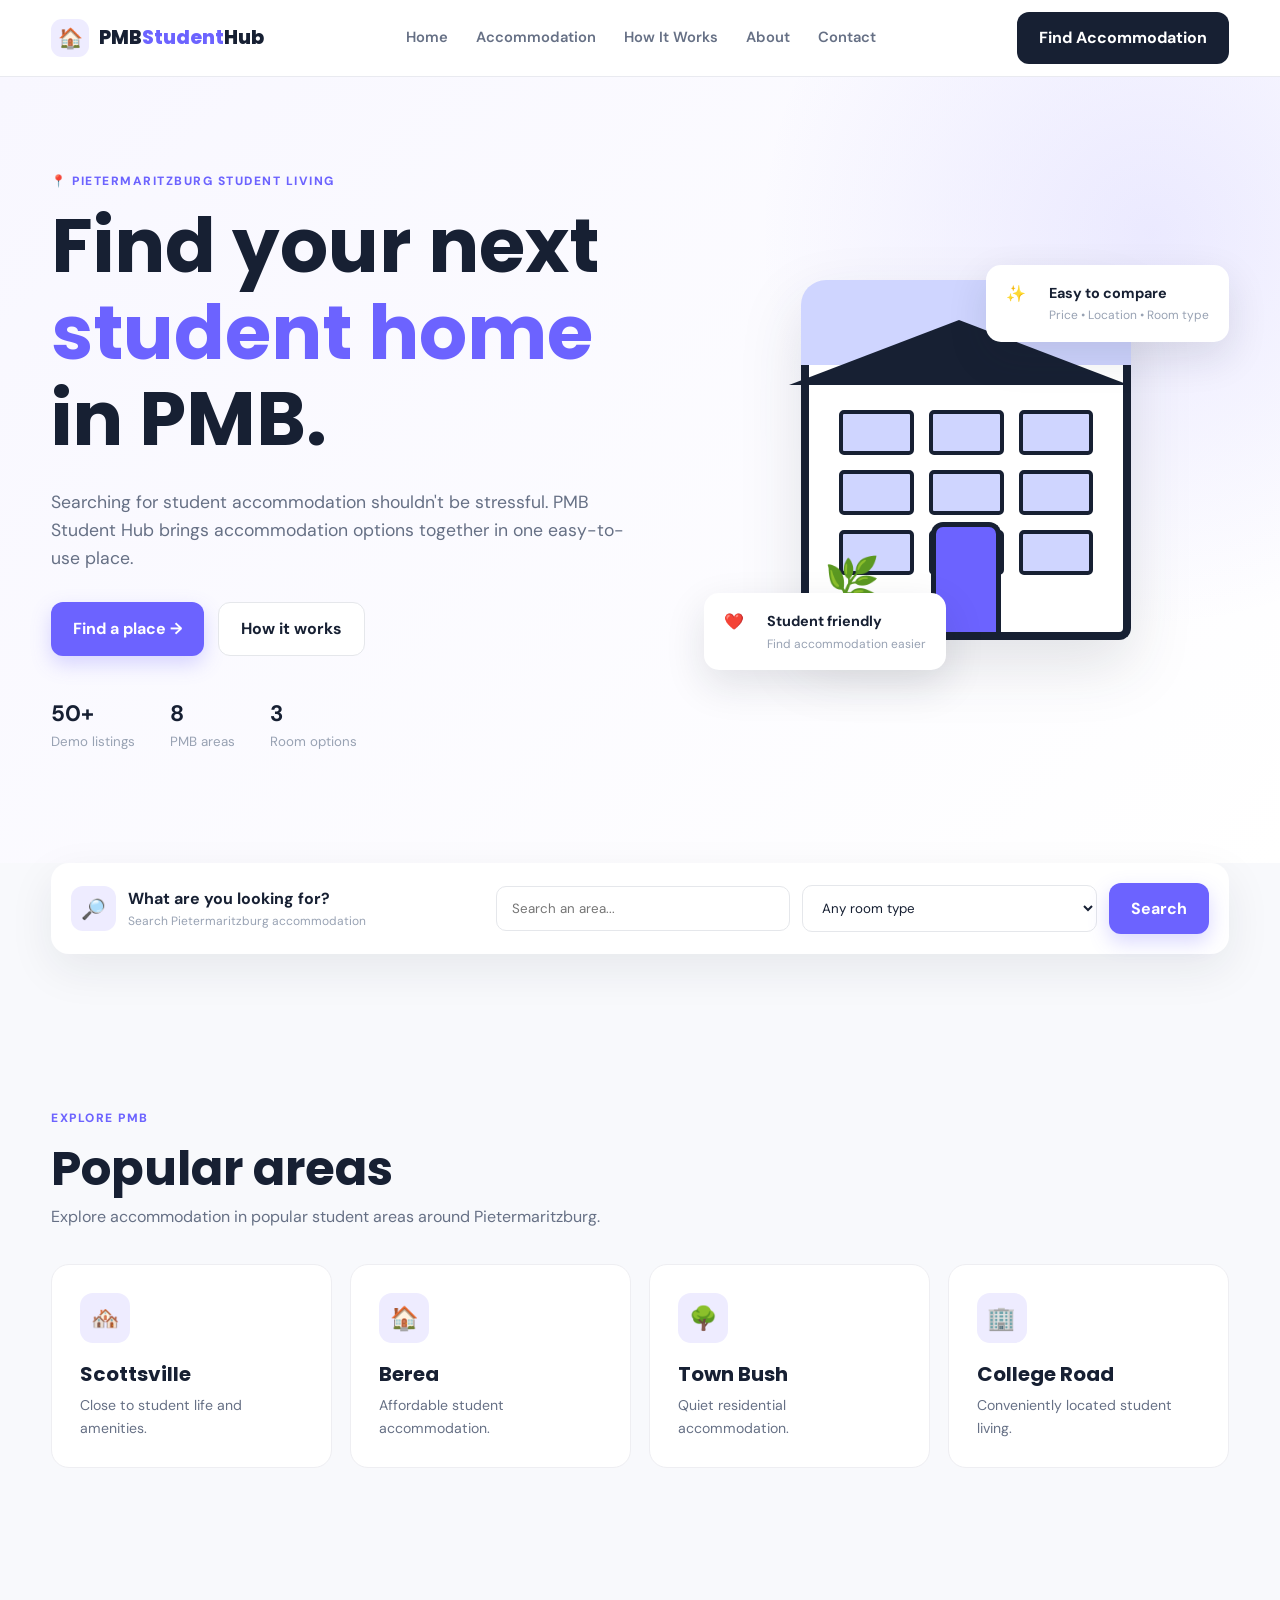
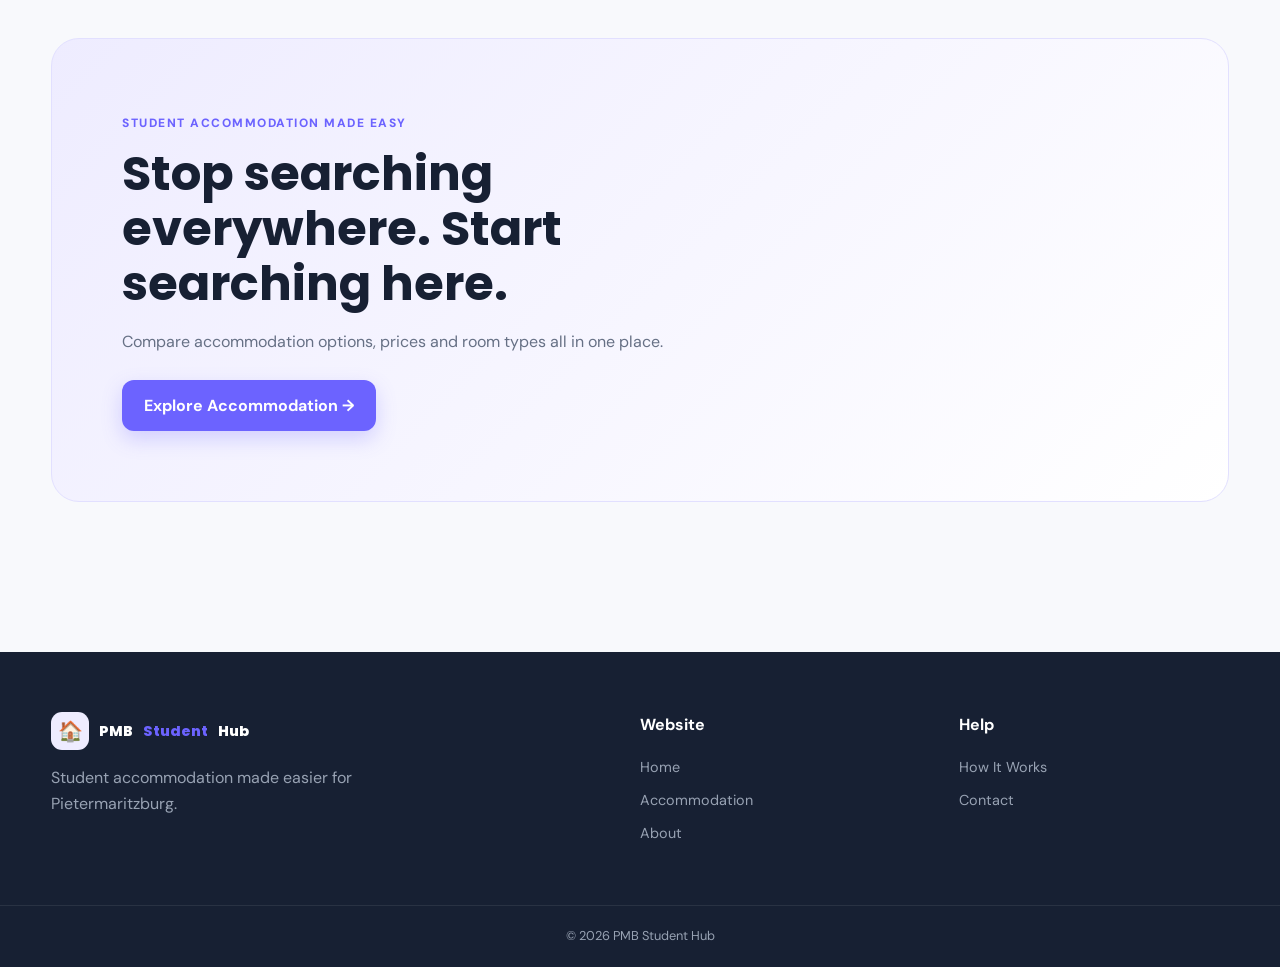
<file: Student Accomadation/Student Accomadation/wwwroot/html/pmb_github_ready/index.html>
<!DOCTYPE html>
<html lang="en">

<head>
    <meta charset="UTF-8">
    <meta name="viewport" content="width=device-width, initial-scale=1.0">

    <title>PMB Student Hub</title>

    <link rel="stylesheet" href="css/style.css">

    <link rel="preconnect" href="https://fonts.googleapis.com">
    <link rel="preconnect" href="https://fonts.gstatic.com" crossorigin>

    <link href="https://fonts.googleapis.com/css2?family=DM+Sans:wght@400;500;600;700&family=Poppins:wght@600;700;800&display=swap"
          rel="stylesheet">
</head>

<body>

    <!-- NAVIGATION -->

    <header class="topbar">

        <div class="container nav">

            <a href="index.html" class="brand">

                <span class="brand-mark">
                    🏠
                </span>

                <span>
                    PMB<span class="brand-accent">Student</span>Hub
                </span>

            </a>

            <nav>

                <a href="index.html">
                    Home
                </a>

                <a href="accommodation.html">
                    Accommodation
                </a>

                <a href="how-it-works.html">
                    How It Works
                </a>

                <a href="about.html">
                    About
                </a>

                <a href="contact.html">
                    Contact
                </a>

            </nav>

            <a href="accommodation.html"
               class="btn btn-dark">

                Find Accommodation

            </a>

        </div>

    </header>


    <!-- HERO -->

    <section class="hero">

        <div class="container hero-grid">

            <div class="hero-copy">

                <span class="eyebrow">
                    📍 PIETERMARITZBURG STUDENT LIVING
                </span>

                <h1>

                    Find your next

                    <span>
                        student home
                    </span>

                    in PMB.

                </h1>

                <p>

                    Searching for student accommodation
                    shouldn't be stressful.

                    PMB Student Hub brings accommodation
                    options together in one easy-to-use place.

                </p>


                <div class="hero-actions">

                    <a href="accommodation.html"
                       class="btn btn-primary">

                        Find a place →

                    </a>

                    <a href="how-it-works.html"
                       class="btn btn-light">

                        How it works

                    </a>

                </div>


                <div class="trust-row">

                    <div>

                        <strong>
                            50+
                        </strong>

                        <small>
                            Demo listings
                        </small>

                    </div>


                    <div>

                        <strong>
                            8
                        </strong>

                        <small>
                            PMB areas
                        </small>

                    </div>


                    <div>

                        <strong>
                            3
                        </strong>

                        <small>
                            Room options
                        </small>

                    </div>

                </div>

            </div>


            <!-- HOUSE ILLUSTRATION -->

            <div class="hero-visual">

                <div class="floating-card top-card">

                    ✨

                    <strong>
                        Easy to compare
                    </strong>

                    <span>
                        Price • Location • Room type
                    </span>

                </div>


                <div class="building">

                    <div class="building-sky"></div>

                    <div class="building-body">

                        <div class="roof"></div>

                        <div class="windows">

                            <i></i>
                            <i></i>
                            <i></i>

                            <i></i>
                            <i></i>
                            <i></i>

                            <i></i>
                            <i></i>
                            <i></i>

                        </div>

                        <div class="door"></div>

                        <div class="plant">
                            🌿
                        </div>

                    </div>

                </div>


                <div class="floating-card bottom-card">

                    ❤️

                    <strong>
                        Student friendly
                    </strong>

                    <span>
                        Find accommodation easier
                    </span>

                </div>

            </div>

        </div>

    </section>


    <!-- SEARCH PREVIEW -->

    <section class="search-section">

        <div class="container search-box">

            <div class="search-title">

                <span>
                    🔎
                </span>

                <div>

                    <strong>
                        What are you looking for?
                    </strong>

                    <small>
                        Search Pietermaritzburg accommodation
                    </small>

                </div>

            </div>


            <input type="text"
                   placeholder="Search an area...">


            <select>

                <option>
                    Any room type
                </option>

                <option>
                    Single Room
                </option>

                <option>
                    Shared Room
                </option>

                <option>
                    House
                </option>

            </select>


            <a href="accommodation.html"
               class="btn btn-primary">

                Search

            </a>

        </div>

    </section>


    <!-- POPULAR AREAS -->

    <section class="listings-section">

        <div class="container">

            <div class="section-heading">

                <div>

                    <span class="eyebrow">
                        EXPLORE PMB
                    </span>

                    <h2>
                        Popular areas
                    </h2>

                    <p>
                        Explore accommodation in popular
                        student areas around Pietermaritzburg.
                    </p>

                </div>

            </div>


            <div class="area-grid">

                <a href="accommodation.html"
                   class="area-card">

                    <span>
                        🏘️
                    </span>

                    <h3>
                        Scottsville
                    </h3>

                    <p>
                        Close to student life and amenities.
                    </p>

                </a>


                <a href="accommodation.html"
                   class="area-card">

                    <span>
                        🏠
                    </span>

                    <h3>
                        Berea
                    </h3>

                    <p>
                        Affordable student accommodation.
                    </p>

                </a>


                <a href="accommodation.html"
                   class="area-card">

                    <span>
                        🌳
                    </span>

                    <h3>
                        Town Bush
                    </h3>

                    <p>
                        Quiet residential accommodation.
                    </p>

                </a>


                <a href="accommodation.html"
                   class="area-card">

                    <span>
                        🏢
                    </span>

                    <h3>
                        College Road
                    </h3>

                    <p>
                        Conveniently located student living.
                    </p>

                </a>

            </div>

        </div>

    </section>


    <!-- CALL TO ACTION -->

    <section class="about-section">

        <div class="container about-card">

            <div>

                <span class="eyebrow">
                    STUDENT ACCOMMODATION MADE EASY
                </span>

                <h2>
                    Stop searching everywhere.
                    Start searching here.
                </h2>

                <p>

                    Compare accommodation options,
                    prices and room types all in one place.

                </p>

                <a href="accommodation.html"
                   class="btn btn-primary">

                    Explore Accommodation →

                </a>

            </div>

        </div>

    </section>


    <!-- FOOTER -->

    <footer>

        <div class="container footer-inner">

            <div>

                <a href="index.html"
                   class="brand">

                    <span class="brand-mark">
                        🏠
                    </span>

                    PMB<span class="brand-accent">
                        Student
                    </span>Hub

                </a>

                <p>
                    Student accommodation made easier
                    for Pietermaritzburg.
                </p>

            </div>


            <div>

                <strong>
                    Website
                </strong>

                <a href="index.html">
                    Home
                </a>

                <a href="accommodation.html">
                    Accommodation
                </a>

                <a href="about.html">
                    About
                </a>

            </div>


            <div>

                <strong>
                    Help
                </strong>

                <a href="how-it-works.html">
                    How It Works
                </a>

                <a href="contact.html">
                    Contact
                </a>

            </div>

        </div>


        <div class="copyright">

            © 2026 PMB Student Hub

        </div>

    </footer>


    <script src="js/script.js"></script>

</body>

</html>
</file>
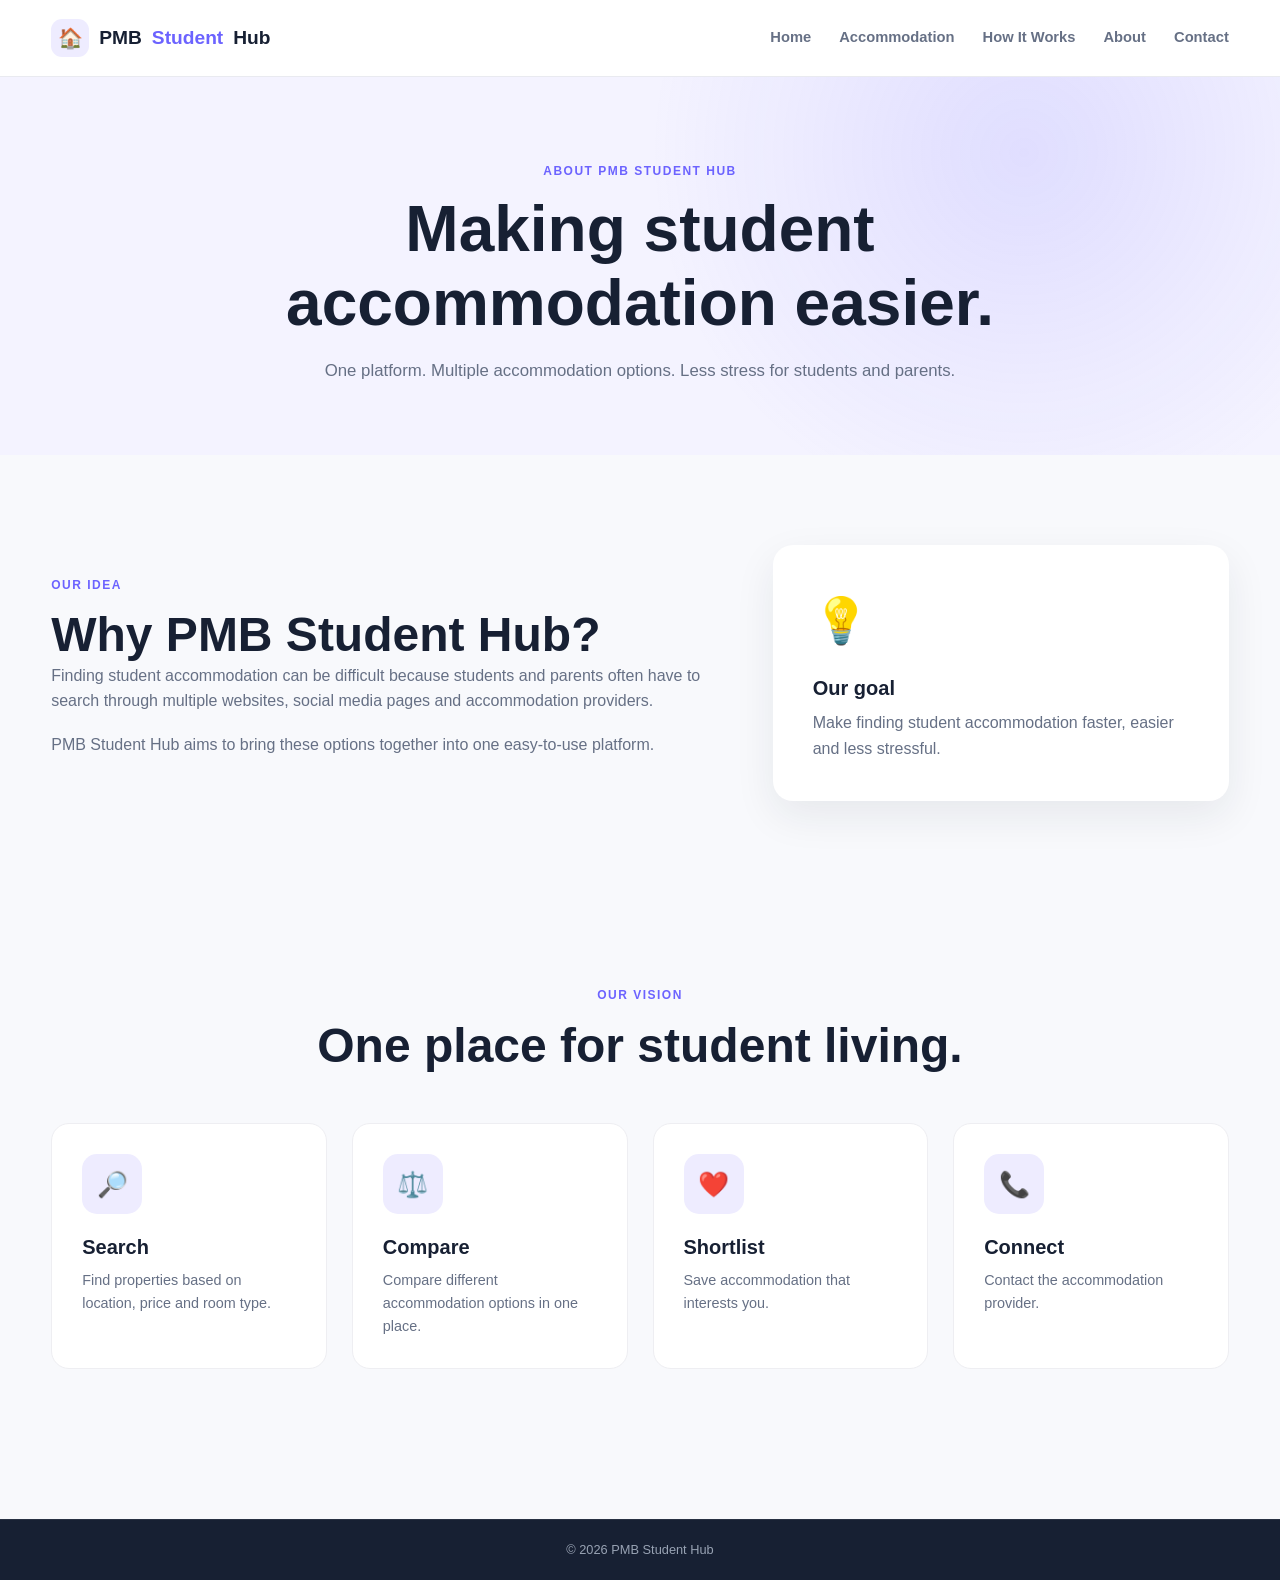
<file: Student Accomadation/Student Accomadation/wwwroot/html/pmb_github_ready/about.html>
<!DOCTYPE html>
<html lang="en">

<head>

    <meta charset="UTF-8">

    <meta name="viewport"
          content="width=device-width, initial-scale=1.0">

    <title>About | PMB Student Hub</title>

    <link rel="stylesheet"
          href="css/style.css">

</head>


<body>


    <header class="topbar">

        <div class="container nav">

            <a href="index.html"
               class="brand">

                <span class="brand-mark">
                    🏠
                </span>

                PMB<span class="brand-accent">
                    Student
                </span>Hub

            </a>


            <nav>

                <a href="index.html">
                    Home
                </a>

                <a href="accommodation.html">
                    Accommodation
                </a>

                <a href="how-it-works.html">
                    How It Works
                </a>

                <a href="about.html">
                    About
                </a>

                <a href="contact.html">
                    Contact
                </a>

            </nav>

        </div>

    </header>


    <section class="page-header">

        <div class="container">

            <span class="eyebrow">
                ABOUT PMB STUDENT HUB
            </span>

            <h1>
                Making student accommodation easier.
            </h1>

            <p>
                One platform. Multiple accommodation options.
                Less stress for students and parents.
            </p>

        </div>

    </section>


    <section class="about-section">

        <div class="container">

            <div class="about-content">

                <div>

                    <span class="eyebrow">
                        OUR IDEA
                    </span>

                    <h2>
                        Why PMB Student Hub?
                    </h2>

                    <p>

                        Finding student accommodation can be
                        difficult because students and parents
                        often have to search through multiple
                        websites, social media pages and
                        accommodation providers.

                    </p>

                    <p>

                        PMB Student Hub aims to bring these
                        options together into one easy-to-use
                        platform.

                    </p>

                </div>


                <div class="about-highlight">

                    <span>
                        💡
                    </span>

                    <h3>
                        Our goal
                    </h3>

                    <p>

                        Make finding student accommodation
                        faster, easier and less stressful.

                    </p>

                </div>

            </div>

        </div>

    </section>


    <section class="steps-section">

        <div class="container">

            <div class="center-heading">

                <span class="eyebrow">
                    OUR VISION
                </span>

                <h2>
                    One place for student living.
                </h2>

            </div>


            <div class="steps">

                <div class="step">

                    <div class="step-icon">
                        🔎
                    </div>

                    <h3>
                        Search
                    </h3>

                    <p>
                        Find properties based on location,
                        price and room type.
                    </p>

                </div>


                <div class="step">

                    <div class="step-icon">
                        ⚖️
                    </div>

                    <h3>
                        Compare
                    </h3>

                    <p>
                        Compare different accommodation
                        options in one place.
                    </p>

                </div>


                <div class="step">

                    <div class="step-icon">
                        ❤️
                    </div>

                    <h3>
                        Shortlist
                    </h3>

                    <p>
                        Save accommodation that interests you.
                    </p>

                </div>


                <div class="step">

                    <div class="step-icon">
                        📞
                    </div>

                    <h3>
                        Connect
                    </h3>

                    <p>
                        Contact the accommodation provider.
                    </p>

                </div>

            </div>

        </div>

    </section>


    <footer>

        <div class="copyright">

            © 2026 PMB Student Hub

        </div>

    </footer>


</body>

</html>
</file>
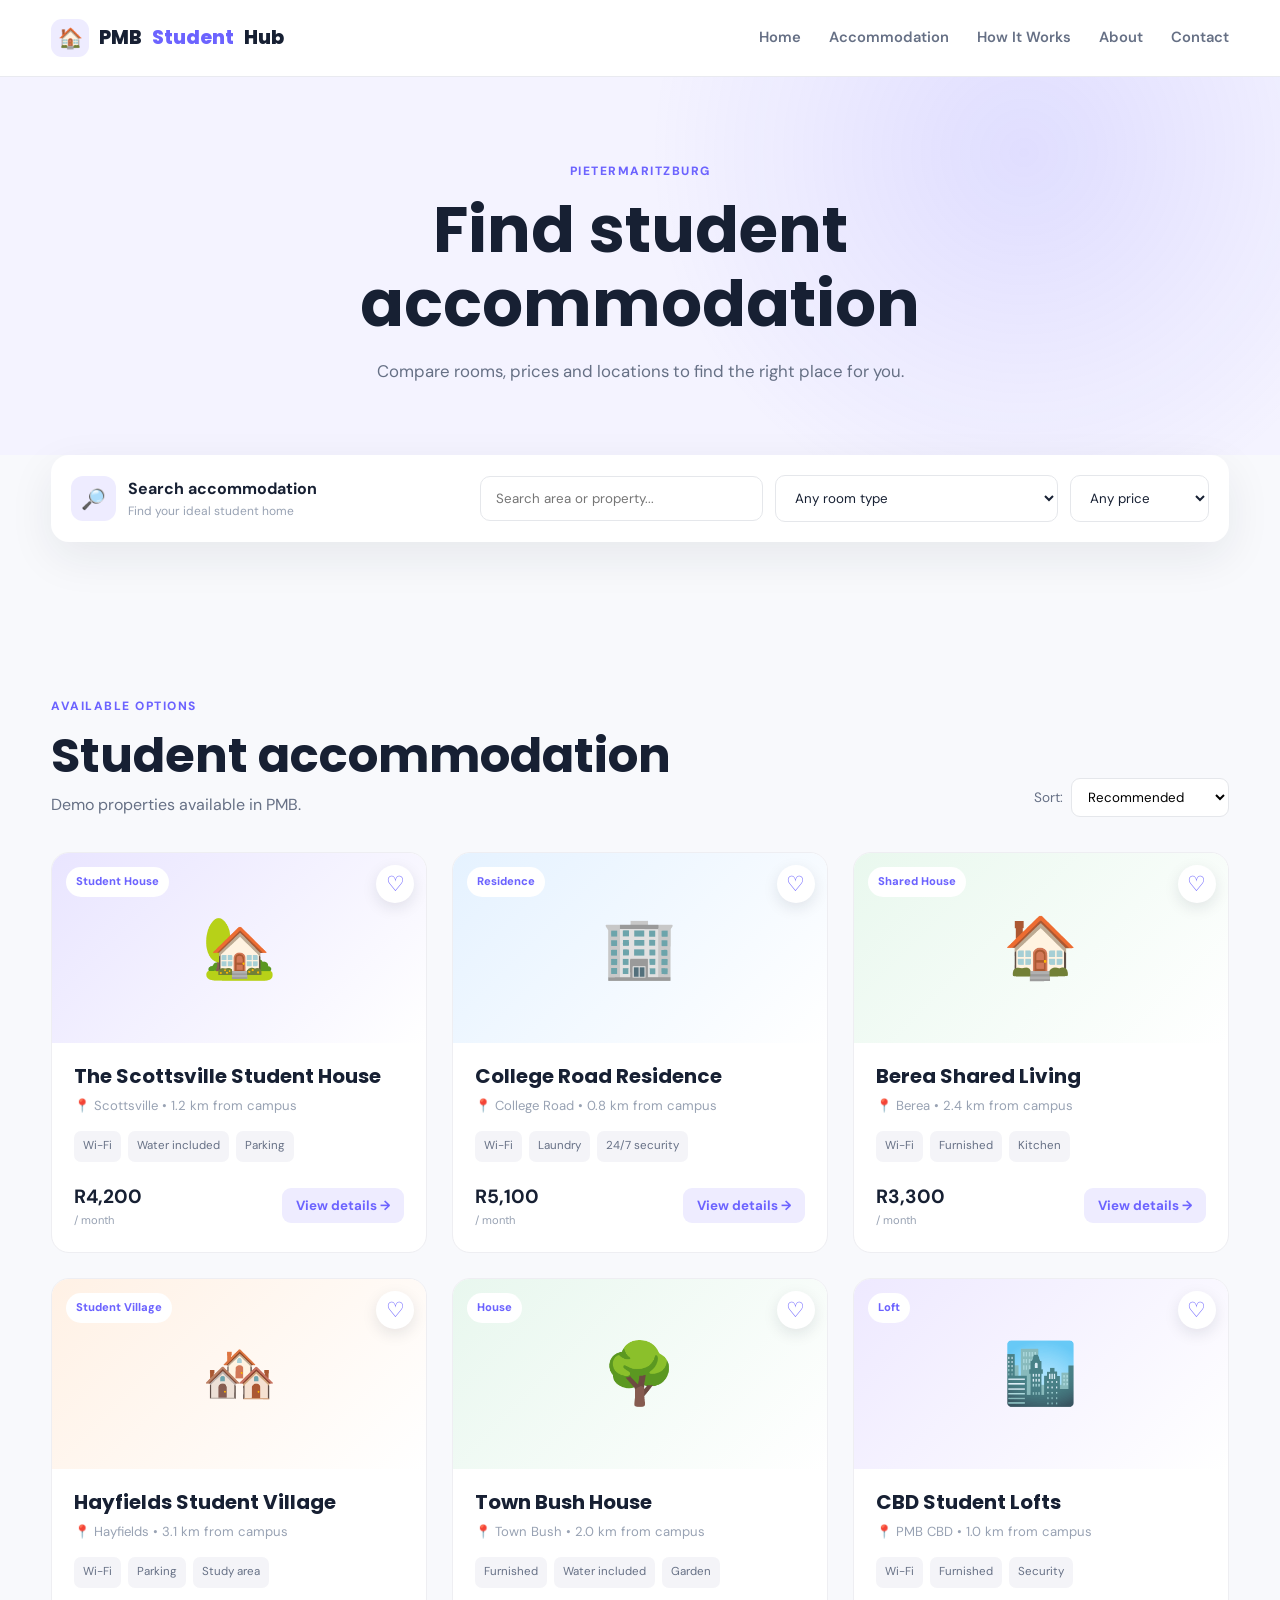
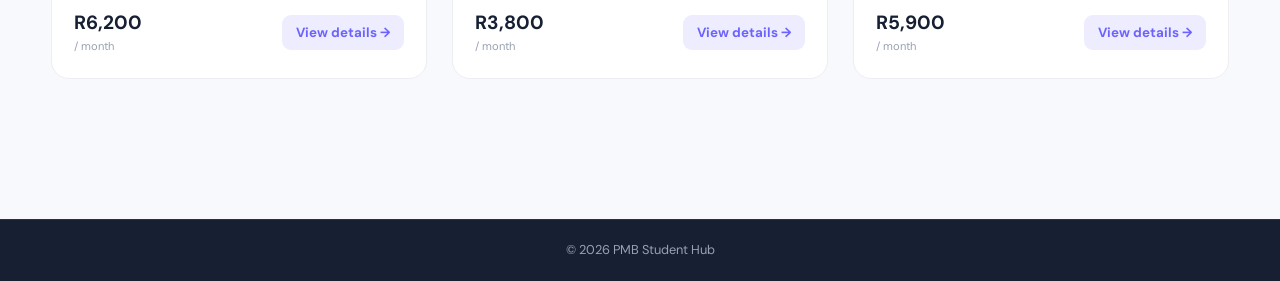
<file: Student Accomadation/Student Accomadation/wwwroot/html/pmb_github_ready/accommodation.html>
<!DOCTYPE html>
<html lang="en">

<head>

    <meta charset="UTF-8">

    <meta name="viewport"
          content="width=device-width, initial-scale=1.0">

    <title>Find Accommodation | PMB Student Hub</title>

    <link rel="stylesheet"
          href="css/style.css">

    <link rel="preconnect"
          href="https://fonts.googleapis.com">

    <link rel="preconnect"
          href="https://fonts.gstatic.com"
          crossorigin>

    <link href="https://fonts.googleapis.com/css2?family=DM+Sans:wght@400;500;600;700&family=Poppins:wght@600;700;800&display=swap"
          rel="stylesheet">

</head>


<body>


    <header class="topbar">

        <div class="container nav">

            <a href="index.html"
               class="brand">

                <span class="brand-mark">
                    🏠
                </span>

                PMB<span class="brand-accent">
                    Student
                </span>Hub

            </a>


            <nav>

                <a href="index.html">
                    Home
                </a>

                <a href="accommodation.html">
                    Accommodation
                </a>

                <a href="how-it-works.html">
                    How It Works
                </a>

                <a href="about.html">
                    About
                </a>

                <a href="contact.html">
                    Contact
                </a>

            </nav>

        </div>

    </header>


    <section class="page-header">

        <div class="container">

            <span class="eyebrow">
                PIETERMARITZBURG
            </span>

            <h1>
                Find student accommodation
            </h1>

            <p>
                Compare rooms, prices and locations
                to find the right place for you.
            </p>

        </div>

    </section>


    <section class="search-section accommodation-search">

        <div class="container search-box">

            <div class="search-title">

                <span>
                    🔎
                </span>

                <div>

                    <strong>
                        Search accommodation
                    </strong>

                    <small>
                        Find your ideal student home
                    </small>

                </div>

            </div>


            <input id="searchInput"
                   type="text"
                   placeholder="Search area or property..."
                   oninput="filterListings()">


            <select id="roomFilter"
                    onchange="filterListings()">

                <option value="">
                    Any room type
                </option>

                <option value="Single Room">
                    Single Room
                </option>

                <option value="Shared Room">
                    Shared Room
                </option>

                <option value="House">
                    House
                </option>

            </select>


            <select id="priceFilter"
                    onchange="filterListings()">

                <option value="">
                    Any price
                </option>

                <option value="4000">
                    Under R4,000
                </option>

                <option value="5000">
                    Under R5,000
                </option>

                <option value="6500">
                    Under R6,500
                </option>

            </select>

        </div>

    </section>


    <section class="listings-section">

        <div class="container">

            <div class="section-heading">

                <div>

                    <span class="eyebrow">
                        AVAILABLE OPTIONS
                    </span>

                    <h2>
                        Student accommodation
                    </h2>

                    <p>
                        Demo properties available in PMB.
                    </p>

                </div>


                <div class="sort-wrap">

                    <label>
                        Sort:
                    </label>

                    <select id="sortSelect"
                            onchange="sortListings()">

                        <option value="recommended">
                            Recommended
                        </option>

                        <option value="low">
                            Price: Low to High
                        </option>

                        <option value="high">
                            Price: High to Low
                        </option>

                    </select>

                </div>

            </div>


            <div id="listingGrid"
                 class="listing-grid">

            </div>


            <div id="noResults"
                 class="no-results hidden">

                <div>
                    🏠
                </div>

                <h3>
                    No accommodation found
                </h3>

                <p>
                    Try another search or change your filters.
                </p>

                <button class="btn btn-primary"
                        onclick="clearFilters()">

                    Clear Filters

                </button>

            </div>

        </div>

    </section>


    <footer>

        <div class="copyright">

            © 2026 PMB Student Hub

        </div>

    </footer>


    <div id="modal"
         class="modal hidden">

        <div class="modal-backdrop"
             onclick="closeModal()">
        </div>

        <div class="modal-card">

            <button class="modal-close"
                    onclick="closeModal()">

                ×

            </button>

            <div id="modalContent">

            </div>

        </div>

    </div>


    <script src="js/script.js"></script>

</body>

</html>
</file>
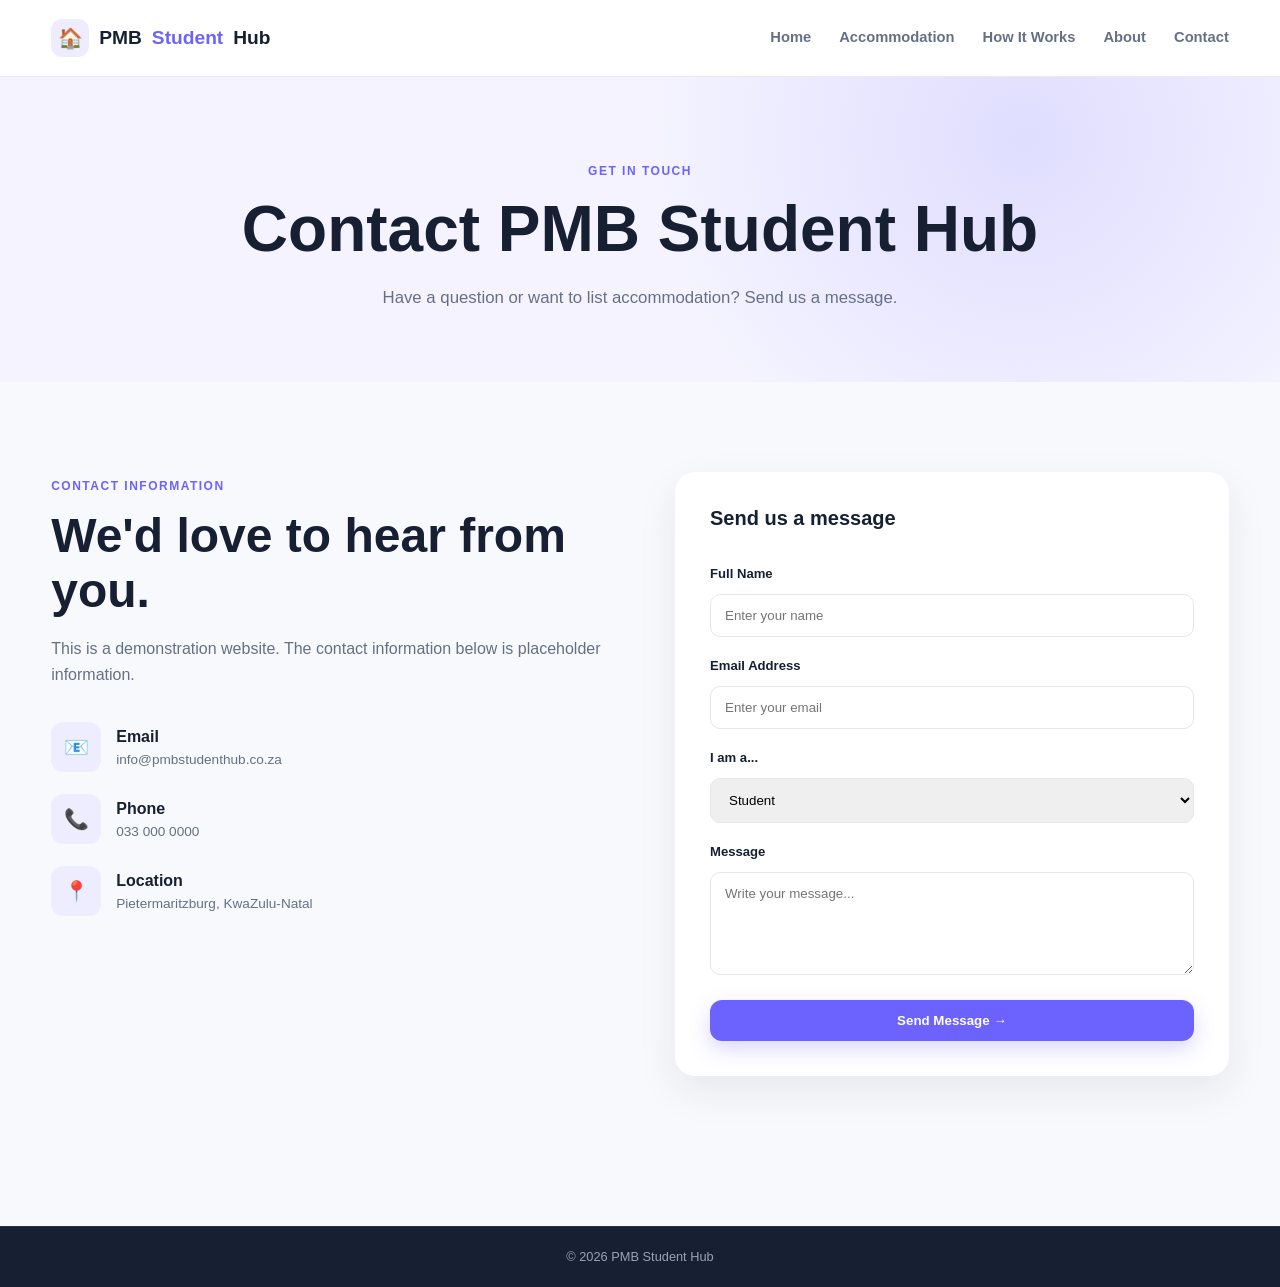
<file: Student Accomadation/Student Accomadation/wwwroot/html/pmb_github_ready/contact.html>
<!DOCTYPE html>
<html lang="en">

<head>

    <meta charset="UTF-8">

    <meta name="viewport"
          content="width=device-width, initial-scale=1.0">

    <title>Contact | PMB Student Hub</title>

    <link rel="stylesheet"
          href="css/style.css">

</head>


<body>


    <header class="topbar">

        <div class="container nav">

            <a href="index.html"
               class="brand">

                <span class="brand-mark">
                    🏠
                </span>

                PMB<span class="brand-accent">
                    Student
                </span>Hub

            </a>


            <nav>

                <a href="index.html">
                    Home
                </a>

                <a href="accommodation.html">
                    Accommodation
                </a>

                <a href="how-it-works.html">
                    How It Works
                </a>

                <a href="about.html">
                    About
                </a>

                <a href="contact.html">
                    Contact
                </a>

            </nav>

        </div>

    </header>


    <section class="page-header">

        <div class="container">

            <span class="eyebrow">
                GET IN TOUCH
            </span>

            <h1>
                Contact PMB Student Hub
            </h1>

            <p>
                Have a question or want to list accommodation?
                Send us a message.
            </p>

        </div>

    </section>


    <section class="about-section">

        <div class="container contact-grid">


            <!-- CONTACT INFORMATION -->

            <div>

                <span class="eyebrow">
                    CONTACT INFORMATION
                </span>

                <h2>
                    We'd love to hear from you.
                </h2>

                <p>

                    This is a demonstration website.
                    The contact information below is
                    placeholder information.

                </p>


                <div class="contact-info">

                    <div>

                        <span>
                            📧
                        </span>

                        <div>

                            <strong>
                                Email
                            </strong>

                            <p>
                                info@pmbstudenthub.co.za
                            </p>

                        </div>

                    </div>


                    <div>

                        <span>
                            📞
                        </span>

                        <div>

                            <strong>
                                Phone
                            </strong>

                            <p>
                                033 000 0000
                            </p>

                        </div>

                    </div>


                    <div>

                        <span>
                            📍
                        </span>

                        <div>

                            <strong>
                                Location
                            </strong>

                            <p>
                                Pietermaritzburg, KwaZulu-Natal
                            </p>

                        </div>

                    </div>

                </div>

            </div>


            <!-- CONTACT FORM -->

            <div class="contact-form">

                <h3>
                    Send us a message
                </h3>


                <form onsubmit="submitContact(event)">

                    <label>
                        Full Name
                    </label>

                    <input type="text"
                           id="name"
                           placeholder="Enter your name"
                           required>


                    <label>
                        Email Address
                    </label>

                    <input type="email"
                           id="email"
                           placeholder="Enter your email"
                           required>


                    <label>
                        I am a...
                    </label>

                    <select id="userType">

                        <option>
                            Student
                        </option>

                        <option>
                            Parent
                        </option>

                        <option>
                            Accommodation Provider
                        </option>

                        <option>
                            Other
                        </option>

                    </select>


                    <label>
                        Message
                    </label>

                    <textarea id="message"
                              rows="5"
                              placeholder="Write your message..."
                              required></textarea>


                    <button type="submit"
                            class="btn btn-primary">

                        Send Message →

                    </button>

                </form>

            </div>

        </div>

    </section>


    <footer>

        <div class="copyright">

            © 2026 PMB Student Hub

        </div>

    </footer>


    <script>

function submitContact(event) {

    event.preventDefault();

    alert(
        "Thank you! Your message has been received in this demo."
    );

    document.querySelector("form").reset();

}

    </script>


</body>

</html>
</file>
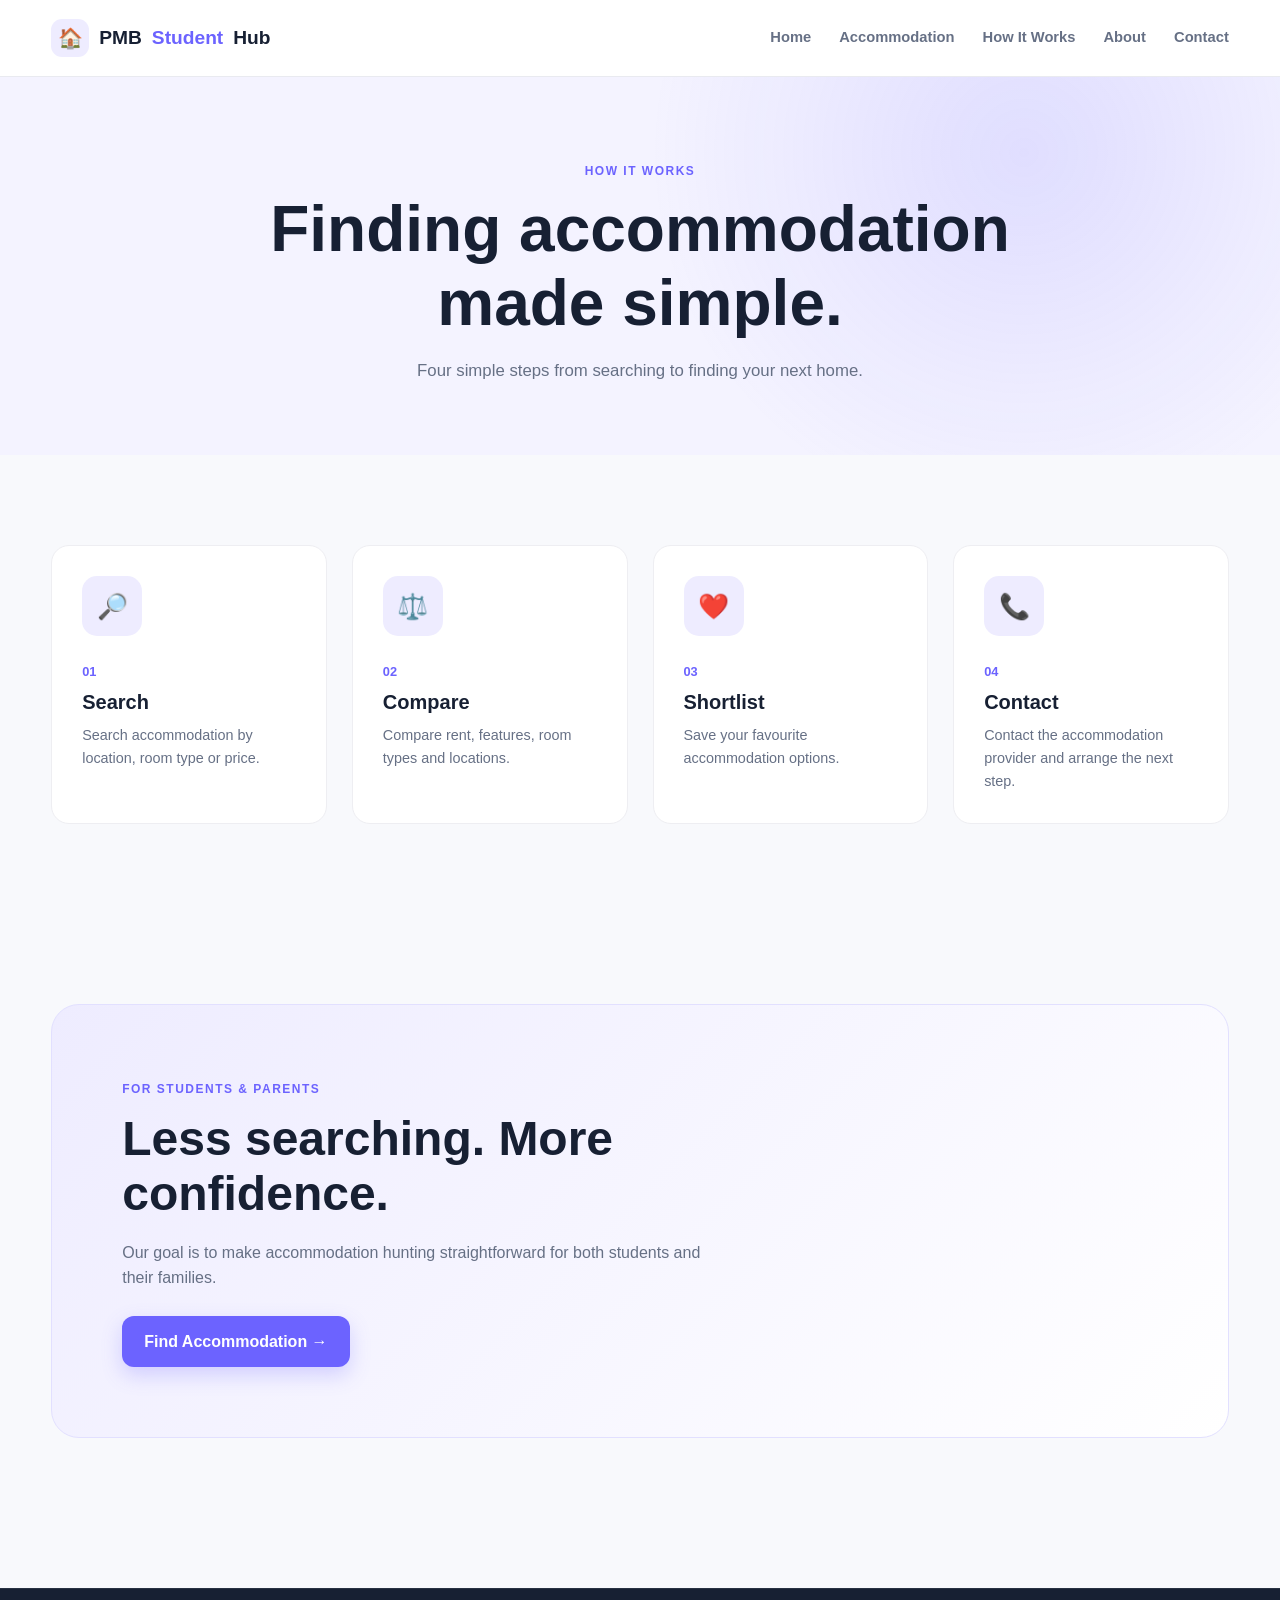
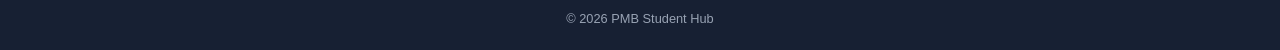
<file: Student Accomadation/Student Accomadation/wwwroot/html/pmb_github_ready/how-it-works.html>
<!DOCTYPE html>
<html lang="en">

<head>

    <meta charset="UTF-8">

    <meta name="viewport"
          content="width=device-width, initial-scale=1.0">

    <title>How It Works | PMB Student Hub</title>

    <link rel="stylesheet"
          href="css/style.css">

</head>


<body>


    <header class="topbar">

        <div class="container nav">

            <a href="index.html"
               class="brand">

                <span class="brand-mark">
                    🏠
                </span>

                PMB<span class="brand-accent">
                    Student
                </span>Hub

            </a>


            <nav>

                <a href="index.html">
                    Home
                </a>

                <a href="accommodation.html">
                    Accommodation
                </a>

                <a href="how-it-works.html">
                    How It Works
                </a>

                <a href="about.html">
                    About
                </a>

                <a href="contact.html">
                    Contact
                </a>

            </nav>

        </div>

    </header>


    <section class="page-header">

        <div class="container">

            <span class="eyebrow">
                HOW IT WORKS
            </span>

            <h1>
                Finding accommodation made simple.
            </h1>

            <p>
                Four simple steps from searching
                to finding your next home.
            </p>

        </div>

    </section>


    <section class="steps-section">

        <div class="container">

            <div class="steps">

                <div class="step">

                    <div class="step-icon">
                        🔎
                    </div>

                    <span>
                        01
                    </span>

                    <h3>
                        Search
                    </h3>

                    <p>

                        Search accommodation by location,
                        room type or price.

                    </p>

                </div>


                <div class="step">

                    <div class="step-icon">
                        ⚖️
                    </div>

                    <span>
                        02
                    </span>

                    <h3>
                        Compare
                    </h3>

                    <p>

                        Compare rent, features,
                        room types and locations.

                    </p>

                </div>


                <div class="step">

                    <div class="step-icon">
                        ❤️
                    </div>

                    <span>
                        03
                    </span>

                    <h3>
                        Shortlist
                    </h3>

                    <p>

                        Save your favourite accommodation
                        options.

                    </p>

                </div>


                <div class="step">

                    <div class="step-icon">
                        📞
                    </div>

                    <span>
                        04
                    </span>

                    <h3>
                        Contact
                    </h3>

                    <p>

                        Contact the accommodation provider
                        and arrange the next step.

                    </p>

                </div>

            </div>

        </div>

    </section>


    <section class="about-section">

        <div class="container about-card">

            <div>

                <span class="eyebrow">
                    FOR STUDENTS & PARENTS
                </span>

                <h2>
                    Less searching.
                    More confidence.
                </h2>

                <p>

                    Our goal is to make accommodation
                    hunting straightforward for both
                    students and their families.

                </p>

                <a href="accommodation.html"
                   class="btn btn-primary">

                    Find Accommodation →

                </a>

            </div>

        </div>

    </section>


    <footer>

        <div class="copyright">

            © 2026 PMB Student Hub

        </div>

    </footer>


</body>

</html>
</file>
<file: Student Accomadation/Student Accomadation/wwwroot/html/pmb_github_ready/css/style.css>
﻿/* =========================================================
   PMB STUDENT HUB
   COMPLETE STYLESHEET
   ========================================================= */


/* =========================================================
   1. RESET
   ========================================================= */

* {
    margin: 0;
    padding: 0;
    box-sizing: border-box;
}

html {
    scroll-behavior: smooth;
}

body {
    font-family: "DM Sans", Arial, sans-serif;
    background: #f8f9fc;
    color: #172033;
    line-height: 1.6;
}

a {
    text-decoration: none;
    color: inherit;
}

button,
input,
select,
textarea {
    font-family: inherit;
}

button {
    cursor: pointer;
}


/* =========================================================
   2. GLOBAL
   ========================================================= */

.container {
    width: min(1180px, 92%);
    margin: auto;
}

.hidden {
    display: none !important;
}

.eyebrow {
    display: inline-block;
    font-size: 0.75rem;
    font-weight: 800;
    letter-spacing: 1.5px;
    color: #6c63ff;
    margin-bottom: 12px;
}

h1,
h2,
h3 {
    font-family: "Poppins", Arial, sans-serif;
    line-height: 1.15;
}

h1 {
    font-size: clamp(2.5rem, 6vw, 4.7rem);
}

h2 {
    font-size: clamp(2rem, 4vw, 3rem);
}

h3 {
    font-size: 1.25rem;
}

p {
    color: #667085;
}


/* =========================================================
   3. BUTTONS
   ========================================================= */

.btn {
    display: inline-flex;
    align-items: center;
    justify-content: center;
    gap: 8px;
    padding: 13px 22px;
    border-radius: 12px;
    border: none;
    font-weight: 700;
    transition: transform 0.2s ease, box-shadow 0.2s ease, background 0.2s ease;
}

    .btn:hover {
        transform: translateY(-2px);
    }

.btn-primary {
    background: #6c63ff;
    color: white;
    box-shadow: 0 8px 20px rgba(108, 99, 255, 0.25);
}

    .btn-primary:hover {
        background: #574fe8;
    }

.btn-dark {
    background: #172033;
    color: white;
}

    .btn-dark:hover {
        background: #000;
    }

.btn-light {
    background: white;
    color: #172033;
    border: 1px solid #e5e7eb;
}

    .btn-light:hover {
        background: #f3f4f6;
    }


/* =========================================================
   4. NAVIGATION
   ========================================================= */

.topbar {
    background: rgba(255, 255, 255, 0.95);
    border-bottom: 1px solid #e9eaf0;
    position: sticky;
    top: 0;
    z-index: 1000;
    backdrop-filter: blur(12px);
}

.nav {
    min-height: 76px;
    display: flex;
    align-items: center;
    justify-content: space-between;
    gap: 25px;
}

.brand {
    display: flex;
    align-items: center;
    gap: 10px;
    font-family: "Poppins", Arial, sans-serif;
    font-size: 1.2rem;
    font-weight: 800;
    white-space: nowrap;
}

.brand-mark {
    width: 38px;
    height: 38px;
    display: grid;
    place-items: center;
    background: #eeecff;
    border-radius: 11px;
    font-size: 20px;
}

.brand-accent {
    color: #6c63ff;
}

nav {
    display: flex;
    align-items: center;
    gap: 28px;
}

    nav a {
        font-size: 0.92rem;
        font-weight: 600;
        color: #667085;
        transition: color 0.2s ease;
    }

        nav a:hover {
            color: #6c63ff;
        }


/* =========================================================
   5. HERO
   ========================================================= */

.hero {
    background: radial-gradient( circle at 90% 20%, rgba(108, 99, 255, 0.12), transparent 30% ), linear-gradient( 135deg, #f8f7ff, #ffffff );
    padding: 90px 0 110px;
    overflow: hidden;
}

.hero-grid {
    display: grid;
    grid-template-columns: 1fr 0.9fr;
    align-items: center;
    gap: 70px;
}

.hero-copy h1 {
    margin-bottom: 25px;
}

    .hero-copy h1 span {
        color: #6c63ff;
        display: block;
    }

.hero-copy > p {
    max-width: 580px;
    font-size: 1.1rem;
    margin-bottom: 30px;
}

.hero-actions {
    display: flex;
    gap: 14px;
    margin-bottom: 40px;
}

.trust-row {
    display: flex;
    gap: 35px;
}

    .trust-row div {
        display: flex;
        flex-direction: column;
    }

    .trust-row strong {
        font-size: 1.4rem;
        color: #172033;
    }

    .trust-row small {
        color: #98a2b3;
    }


/* =========================================================
   6. HERO BUILDING
   ========================================================= */

.hero-visual {
    min-height: 480px;
    position: relative;
    display: flex;
    align-items: center;
    justify-content: center;
}

.building {
    width: 330px;
    height: 360px;
    position: relative;
    filter: drop-shadow( 0 25px 30px rgba(23, 32, 51, 0.12) );
}

.building-sky {
    height: 85px;
    background: #cfd5ff;
    border-radius: 25px 25px 0 0;
}

.building-body {
    height: 275px;
    background: #ffffff;
    border: 8px solid #172033;
    border-top: none;
    position: relative;
    border-radius: 0 0 12px 12px;
}

.roof {
    position: absolute;
    left: -20px;
    top: -45px;
    width: 0;
    height: 0;
    border-left: 170px solid transparent;
    border-right: 170px solid transparent;
    border-bottom: 65px solid #172033;
}

.windows {
    position: absolute;
    top: 45px;
    left: 30px;
    right: 30px;
    display: grid;
    grid-template-columns: repeat(3, 1fr);
    gap: 15px;
}

    .windows i {
        height: 45px;
        background: #cfd5ff;
        border: 4px solid #172033;
        border-radius: 5px;
    }

.door {
    position: absolute;
    width: 70px;
    height: 110px;
    bottom: 0;
    left: 50%;
    transform: translateX(-50%);
    background: #6c63ff;
    border: 5px solid #172033;
    border-bottom: none;
    border-radius: 12px 12px 0 0;
}

.plant {
    position: absolute;
    bottom: 15px;
    left: 15px;
    font-size: 45px;
}

.floating-card {
    position: absolute;
    background: white;
    padding: 16px 20px;
    border-radius: 15px;
    box-shadow: 0 15px 40px rgba(23, 32, 51, 0.12);
    display: grid;
    grid-template-columns: 35px 1fr;
    align-items: center;
    column-gap: 8px;
    z-index: 5;
}

    .floating-card strong {
        font-size: 0.9rem;
    }

    .floating-card span {
        font-size: 0.75rem;
        color: #98a2b3;
        grid-column: 2;
    }

.top-card {
    top: 45px;
    right: 0;
}

.bottom-card {
    bottom: 30px;
    left: 0;
}


/* =========================================================
   7. SEARCH
   ========================================================= */

.search-section {
    padding: 0 0 70px;
}

.search-box {
    background: white;
    padding: 20px;
    border-radius: 18px;
    box-shadow: 0 15px 45px rgba(23, 32, 51, 0.08);
    display: grid;
    grid-template-columns: 1.4fr 1fr 1fr auto;
    gap: 12px;
    align-items: center;
}

.search-title {
    display: flex;
    align-items: center;
    gap: 12px;
}

    .search-title > span {
        width: 45px;
        height: 45px;
        display: grid;
        place-items: center;
        background: #eeecff;
        border-radius: 12px;
        font-size: 20px;
    }

    .search-title strong {
        display: block;
    }

    .search-title small {
        display: block;
        color: #98a2b3;
        font-size: 0.75rem;
    }

.search-box input,
.search-box select {
    width: 100%;
    padding: 13px 15px;
    border: 1px solid #e5e7eb;
    border-radius: 10px;
    outline: none;
    background: white;
    color: #172033;
}

    .search-box input:focus,
    .search-box select:focus {
        border-color: #6c63ff;
        box-shadow: 0 0 0 3px rgba(108, 99, 255, 0.1);
    }


/* =========================================================
   8. SECTIONS
   ========================================================= */

.listings-section {
    padding: 80px 0;
}

.section-heading {
    display: flex;
    align-items: end;
    justify-content: space-between;
    margin-bottom: 35px;
}

    .section-heading p {
        margin-top: 8px;
    }

.center-heading {
    text-align: center;
    max-width: 650px;
    margin: 0 auto 50px;
}


/* =========================================================
   9. AREAS
   ========================================================= */

.area-grid {
    display: grid;
    grid-template-columns: repeat(4, 1fr);
    gap: 18px;
}

.area-card {
    background: white;
    padding: 28px;
    border-radius: 18px;
    border: 1px solid #eeeef2;
    transition: transform 0.25s ease, box-shadow 0.25s ease;
}

    .area-card:hover {
        transform: translateY(-5px);
        box-shadow: 0 15px 35px rgba(23, 32, 51, 0.1);
    }

    .area-card > span {
        display: grid;
        place-items: center;
        width: 50px;
        height: 50px;
        background: #eeecff;
        border-radius: 13px;
        font-size: 23px;
        margin-bottom: 20px;
    }

    .area-card h3 {
        margin-bottom: 8px;
    }

    .area-card p {
        font-size: 0.88rem;
    }


/* =========================================================
   10. ABOUT SECTION
   ========================================================= */

.about-section {
    padding: 90px 0;
}

.about-card {
    background: linear-gradient( 135deg, #eeecff, #ffffff );
    border-radius: 28px;
    padding: 70px;
    border: 1px solid #e2e0ff;
}

    .about-card h2 {
        max-width: 650px;
        margin-bottom: 18px;
    }

    .about-card p {
        max-width: 600px;
        margin-bottom: 25px;
    }

.about-content {
    display: grid;
    grid-template-columns: 1fr 0.7fr;
    gap: 70px;
    align-items: center;
}

    .about-content > div:first-child p {
        margin-bottom: 18px;
    }

.about-highlight {
    background: white;
    padding: 40px;
    border-radius: 20px;
    box-shadow: 0 15px 40px rgba(23, 32, 51, 0.08);
}

    .about-highlight > span {
        display: block;
        font-size: 45px;
        margin-bottom: 20px;
    }

    .about-highlight h3 {
        margin-bottom: 10px;
    }


/* =========================================================
   11. PAGE HEADER
   ========================================================= */

.page-header {
    padding: 80px 0 70px;
    background: radial-gradient( circle at 80% 20%, rgba(108, 99, 255, 0.15), transparent 35% ), #f4f3ff;
    text-align: center;
}

    .page-header h1 {
        max-width: 800px;
        margin: auto;
        font-size: clamp(2.3rem, 5vw, 4rem);
    }

    .page-header p {
        max-width: 650px;
        margin: 18px auto 0;
        font-size: 1.05rem;
    }


/* =========================================================
   12. LISTINGS
   ========================================================= */

.listing-grid {
    display: grid;
    grid-template-columns: repeat(3, 1fr);
    gap: 25px;
}

.listing-card {
    background: white;
    border-radius: 18px;
    overflow: hidden;
    border: 1px solid #eeeef2;
    transition: transform 0.25s ease, box-shadow 0.25s ease;
}

    .listing-card:hover {
        transform: translateY(-5px);
        box-shadow: 0 15px 40px rgba(23, 32, 51, 0.1);
    }

.listing-image {
    height: 190px;
    display: flex;
    align-items: center;
    justify-content: center;
    font-size: 60px;
    background: linear-gradient( 135deg, #eeecff, #f9f9ff );
    position: relative;
}

.listing-badge {
    position: absolute;
    top: 15px;
    left: 15px;
    background: white;
    padding: 6px 10px;
    border-radius: 20px;
    font-size: 0.72rem;
    font-weight: 700;
    color: #6c63ff;
}

.listing-content {
    padding: 22px;
}

    .listing-content h3 {
        margin-bottom: 6px;
    }

.listing-location {
    font-size: 0.82rem;
    color: #98a2b3;
    margin-bottom: 15px;
}

.listing-details {
    display: flex;
    flex-wrap: wrap;
    gap: 7px;
    margin-bottom: 20px;
}

.detail-pill {
    background: #f4f4f8;
    padding: 6px 9px;
    border-radius: 7px;
    font-size: 0.72rem;
    color: #667085;
}

.listing-bottom {
    display: flex;
    justify-content: space-between;
    align-items: center;
    gap: 10px;
}

.listing-price {
    display: flex;
    flex-direction: column;
}

    .listing-price strong {
        font-size: 1.2rem;
        color: #172033;
    }

    .listing-price span {
        font-size: 0.7rem;
        color: #98a2b3;
    }

.view-btn {
    border: none;
    background: #eeecff;
    color: #6c63ff;
    padding: 9px 14px;
    border-radius: 9px;
    font-weight: 700;
}

    .view-btn:hover {
        background: #6c63ff;
        color: white;
    }


/* =========================================================
   13. SORTING
   ========================================================= */

.sort-wrap {
    display: flex;
    align-items: center;
    gap: 8px;
}

    .sort-wrap label {
        font-size: 0.85rem;
        color: #667085;
    }

    .sort-wrap select {
        padding: 9px 12px;
        border: 1px solid #e5e7eb;
        border-radius: 9px;
        background: white;
        outline: none;
    }


/* =========================================================
   14. NO RESULTS
   ========================================================= */

.no-results {
    text-align: center;
    padding: 70px 20px;
}

    .no-results > div {
        font-size: 50px;
        margin-bottom: 15px;
    }

    .no-results h3 {
        margin-bottom: 8px;
    }

    .no-results p {
        margin-bottom: 20px;
    }


/* =========================================================
   15. HOW IT WORKS
   ========================================================= */

.steps-section {
    padding: 90px 0;
}

.steps {
    display: grid;
    grid-template-columns: repeat(4, 1fr);
    gap: 25px;
}

.step {
    background: white;
    padding: 30px;
    border-radius: 18px;
    border: 1px solid #eeeef2;
    position: relative;
}

.step-icon {
    width: 60px;
    height: 60px;
    display: grid;
    place-items: center;
    background: #eeecff;
    border-radius: 15px;
    font-size: 25px;
    margin-bottom: 22px;
}

.step > span {
    color: #6c63ff;
    font-weight: 800;
    font-size: 0.8rem;
}

.step h3 {
    margin: 7px 0 10px;
}

.step p {
    font-size: 0.9rem;
}


/* =========================================================
   16. CONTACT
   ========================================================= */

.contact-grid {
    display: grid;
    grid-template-columns: 1fr 1fr;
    gap: 70px;
    align-items: start;
}

    .contact-grid h2 {
        margin-bottom: 18px;
    }

.contact-info {
    margin-top: 35px;
    display: flex;
    flex-direction: column;
    gap: 22px;
}

    .contact-info > div {
        display: flex;
        align-items: center;
        gap: 15px;
    }

        .contact-info > div > span {
            width: 50px;
            height: 50px;
            display: grid;
            place-items: center;
            background: #eeecff;
            border-radius: 12px;
            font-size: 20px;
        }

    .contact-info strong {
        display: block;
    }

    .contact-info p {
        font-size: 0.85rem;
    }

.contact-form {
    background: white;
    padding: 35px;
    border-radius: 20px;
    box-shadow: 0 15px 40px rgba(23, 32, 51, 0.08);
}

    .contact-form h3 {
        margin-bottom: 25px;
    }

    .contact-form form {
        display: flex;
        flex-direction: column;
        gap: 10px;
    }

    .contact-form label {
        font-size: 0.82rem;
        font-weight: 700;
        margin-top: 8px;
    }

    .contact-form input,
    .contact-form select,
    .contact-form textarea {
        width: 100%;
        padding: 13px 14px;
        border: 1px solid #e5e7eb;
        border-radius: 10px;
        outline: none;
        resize: vertical;
    }

        .contact-form input:focus,
        .contact-form select:focus,
        .contact-form textarea:focus {
            border-color: #6c63ff;
            box-shadow: 0 0 0 3px rgba(108, 99, 255, 0.1);
        }

    .contact-form button {
        margin-top: 15px;
    }


/* =========================================================
   17. MODAL
   ========================================================= */

.modal {
    position: fixed;
    inset: 0;
    z-index: 2000;
    display: flex;
    align-items: center;
    justify-content: center;
    padding: 20px;
}

.modal-backdrop {
    position: absolute;
    inset: 0;
    background: rgba(23, 32, 51, 0.55);
    backdrop-filter: blur(4px);
}

.modal-card {
    width: min(600px, 100%);
    background: white;
    border-radius: 20px;
    padding: 35px;
    position: relative;
    z-index: 2;
    max-height: 90vh;
    overflow-y: auto;
    box-shadow: 0 25px 70px rgba(0, 0, 0, 0.2);
}

.modal-close {
    position: absolute;
    top: 15px;
    right: 15px;
    width: 35px;
    height: 35px;
    border: none;
    background: #f1f2f6;
    border-radius: 50%;
    font-size: 22px;
}

    .modal-close:hover {
        background: #e5e7eb;
    }


/* =========================================================
   18. FOOTER
   ========================================================= */

footer {
    background: #172033;
    color: white;
    margin-top: 60px;
}

.footer-inner {
    padding: 60px 0;
    display: grid;
    grid-template-columns: 2fr 1fr 1fr;
    gap: 50px;
}

    .footer-inner .brand {
        color: white;
        margin-bottom: 15px;
    }

    .footer-inner p {
        max-width: 350px;
        color: #98a2b3;
    }

    .footer-inner > div:not(:first-child) {
        display: flex;
        flex-direction: column;
        gap: 10px;
    }

    .footer-inner strong {
        margin-bottom: 8px;
    }

    .footer-inner a {
        color: #98a2b3;
        font-size: 0.9rem;
    }

        .footer-inner a:hover {
            color: white;
        }

.copyright {
    padding: 20px;
    border-top: 1px solid rgba(255,255,255,0.08);
    text-align: center;
    color: #98a2b3;
    font-size: 0.8rem;
}


/* =========================================================
   19. RESPONSIVE TABLET
   ========================================================= */

@media (max-width: 950px) {

    nav {
        gap: 15px;
    }

    .nav > .btn {
        display: none;
    }

    .hero-grid {
        grid-template-columns: 1fr;
        text-align: center;
    }

    .hero-copy > p {
        margin-left: auto;
        margin-right: auto;
    }

    .hero-actions,
    .trust-row {
        justify-content: center;
    }

    .area-grid {
        grid-template-columns: repeat(2, 1fr);
    }

    .listing-grid {
        grid-template-columns: repeat(2, 1fr);
    }

    .steps {
        grid-template-columns: repeat(2, 1fr);
    }

    .search-box {
        grid-template-columns: 1fr 1fr;
    }

    .search-title {
        grid-column: 1 / -1;
    }

    .contact-grid {
        grid-template-columns: 1fr;
    }
}


/* =========================================================
   20. RESPONSIVE MOBILE
   ========================================================= */

@media (max-width: 650px) {

    .container {
        width: 90%;
    }

    .topbar {
        position: relative;
    }

    .nav {
        min-height: auto;
        padding: 18px 0;
        flex-wrap: wrap;
        justify-content: center;
    }

    .brand {
        width: 100%;
        justify-content: center;
    }

    nav {
        width: 100%;
        justify-content: center;
        flex-wrap: wrap;
        gap: 12px 18px;
    }

        nav a {
            font-size: 0.8rem;
        }

    .hero {
        padding: 60px 0 80px;
    }

    .hero-actions {
        flex-direction: column;
    }

        .hero-actions .btn {
            width: 100%;
        }

    .hero-visual {
        min-height: 400px;
    }

    .building {
        transform: scale(0.78);
    }

    .floating-card {
        transform: scale(0.85);
    }

    .top-card {
        right: -10px;
    }

    .bottom-card {
        left: -10px;
    }

    .trust-row {
        gap: 20px;
    }

    .search-box {
        grid-template-columns: 1fr;
    }

    .search-title {
        grid-column: auto;
    }

    .search-box .btn {
        width: 100%;
    }

    .area-grid,
    .listing-grid,
    .steps {
        grid-template-columns: 1fr;
    }

    .section-heading {
        flex-direction: column;
        align-items: flex-start;
        gap: 20px;
    }

    .sort-wrap {
        width: 100%;
    }

        .sort-wrap select {
            flex: 1;
        }

    .about-card {
        padding: 35px 25px;
    }

    .about-content {
        grid-template-columns: 1fr;
        gap: 30px;
    }

    .page-header {
        padding: 60px 0;
    }

    .contact-grid {
        gap: 40px;
    }

    .contact-form {
        padding: 25px;
    }

    .footer-inner {
        grid-template-columns: 1fr;
        padding: 45px 0;
    }
}


/* =========================================================
   JAVASCRIPT LISTING CARD COMPATIBILITY
   ========================================================= */

.property-image {
    height: 190px;
    display: flex;
    align-items: center;
    justify-content: center;
    font-size: 60px;
    background: linear-gradient(135deg, #eeecff, #f9f9ff);
    position: relative;
    overflow: hidden;
}

.property-image.image-one { background: linear-gradient(135deg, #e9e5ff, #ffffff); }
.property-image.image-two { background: linear-gradient(135deg, #e5f2ff, #ffffff); }
.property-image.image-three { background: linear-gradient(135deg, #e9f8ee, #ffffff); }
.property-image.image-four { background: linear-gradient(135deg, #fff1e5, #ffffff); }
.property-image.image-five { background: linear-gradient(135deg, #e8f7ee, #ffffff); }
.property-image.image-six { background: linear-gradient(135deg, #eee9ff, #ffffff); }

.property-image .tag {
    position: absolute;
    top: 14px;
    left: 14px;
    background: white;
    color: #6c63ff;
    padding: 6px 10px;
    border-radius: 20px;
    font-size: .7rem;
    font-weight: 800;
}

.property-image .heart {
    position: absolute;
    top: 12px;
    right: 12px;
    width: 38px;
    height: 38px;
    border: none;
    border-radius: 50%;
    background: white;
    color: #6c63ff;
    font-size: 21px;
    line-height: 1;
    box-shadow: 0 5px 15px rgba(23,32,51,.1);
}

.property-image .heart.active {
    color: #ef476f;
}

.card-body {
    padding: 22px;
}

.card-body h3 {
    margin-bottom: 7px;
}

.location {
    color: #98a2b3;
    font-size: .82rem;
    margin-bottom: 15px;
}

.meta {
    display: flex;
    flex-wrap: wrap;
    gap: 7px;
    margin-bottom: 20px;
}

.meta span {
    background: #f4f4f8;
    padding: 6px 9px;
    border-radius: 7px;
    font-size: .72rem;
    color: #667085;
}

.price-row {
    display: flex;
    align-items: center;
    justify-content: space-between;
    gap: 10px;
}

.price {
    display: flex;
    flex-direction: column;
}

.price strong {
    font-size: 1.2rem;
}

.price small {
    color: #98a2b3;
    font-size: .7rem;
}

.details-btn {
    border: none;
    background: #eeecff;
    color: #6c63ff;
    padding: 9px 14px;
    border-radius: 9px;
    font-weight: 700;
}

.details-btn:hover {
    background: #6c63ff;
    color: white;
}

.modal-emoji {
    width: 90px;
    height: 90px;
    display: grid;
    place-items: center;
    background: #eeecff;
    border-radius: 20px;
    font-size: 48px;
    margin-bottom: 20px;
}

.modal-card h2 {
    margin-bottom: 10px;
}

.modal-details {
    display: grid;
    grid-template-columns: 1fr 1fr;
    gap: 12px;
    margin: 24px 0;
}

.modal-details > div {
    background: #f7f7fa;
    padding: 15px;
    border-radius: 12px;
}

.modal-details small {
    display: block;
    color: #98a2b3;
    font-size: .68rem;
    font-weight: 800;
    margin-bottom: 4px;
}

.modal-details strong {
    font-size: .9rem;
}

@media (max-width: 650px) {
    .modal-details {
        grid-template-columns: 1fr;
    }
}
</file>
